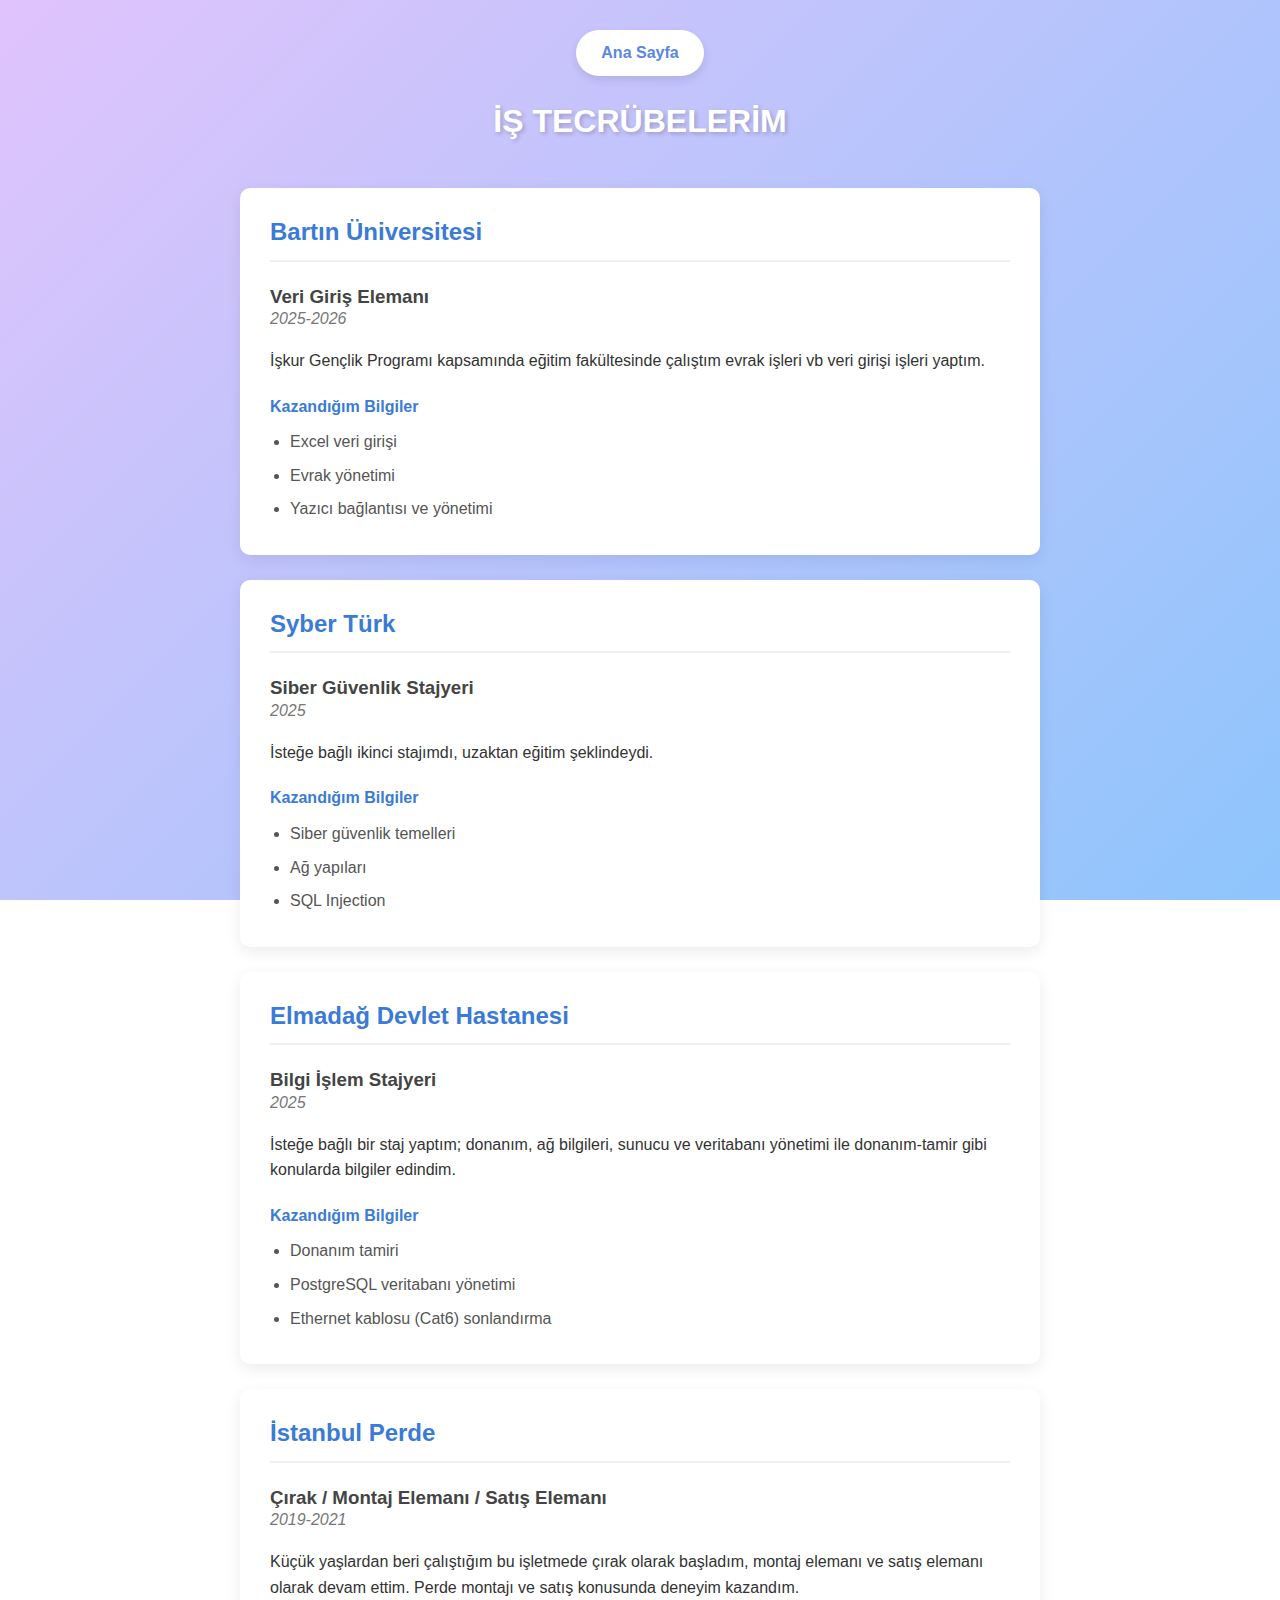
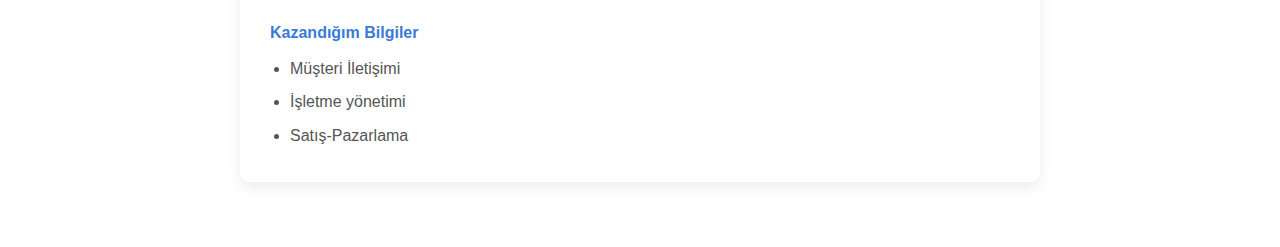
<file: cv_istecrübelerim.html>
<!DOCTYPE html>
<html lang="tr">
<head> 
    <meta charset="UTF-8">
    <meta name="viewport" content="width=device-width, initial-scale=1.0">
    <title>İş Tecrübelerim</title>
    <link rel="stylesheet" href="cv_istecrübelerim.css"> 
</head>
<body>

    <header>
        <a href="index.html" class="nav-link">Ana Sayfa</a>
        <h1>İŞ TECRÜBELERİM</h1>
    </header>

    <main>

        <section class="job-card">
            <h2>Bartın Üniversitesi</h2>
            <h3>Veri Giriş Elemanı</h3>
            <p class="date">2025-2026</p>
            <p class="description">
                İşkur Gençlik Programı kapsamında eğitim fakültesinde çalıştım evrak işleri vb veri girişi işleri yaptım.
            </p>
            <h4>Kazandığım Bilgiler</h4>
            <ul>
                <li>Excel veri girişi</li>
                <li>Evrak yönetimi</li>
                <li>Yazıcı bağlantısı ve yönetimi</li>
            </ul>
        </section>

        <section class="job-card">
            <h2>Syber Türk</h2>
            <h3>Siber Güvenlik Stajyeri</h3>
            <p class="date">2025</p>
            <p class="description">
                İsteğe bağlı ikinci stajımdı, uzaktan eğitim şeklindeydi.
            </p>
            <h4>Kazandığım Bilgiler</h4>
            <ul>
                <li>Siber güvenlik temelleri</li>
                <li>Ağ yapıları</li>
                <li>SQL Injection</li>
            </ul>
        </section>

        <section class="job-card">
            <h2>Elmadağ Devlet Hastanesi</h2>
            <h3>Bilgi İşlem Stajyeri</h3>
            <p class="date">2025</p>
            <p class="description">
                İsteğe bağlı bir staj yaptım; donanım, ağ bilgileri, sunucu ve veritabanı yönetimi ile donanım-tamir gibi konularda bilgiler edindim.
            </p>
            <h4>Kazandığım Bilgiler</h4>
            <ul>
                <li>Donanım tamiri</li>
                <li>PostgreSQL veritabanı yönetimi</li>
                <li>Ethernet kablosu (Cat6) sonlandırma</li>
            </ul>
        </section>

        <section class="job-card">
            <h2>İstanbul Perde</h2>
            <h3>Çırak / Montaj Elemanı / Satış Elemanı</h3>
            <p class="date">2019-2021</p>
            <p class="description">
                Küçük yaşlardan beri çalıştığım bu işletmede çırak olarak başladım, montaj elemanı ve satış elemanı olarak devam ettim. Perde montajı ve satış konusunda deneyim kazandım.
            </p>
            <h4>Kazandığım Bilgiler</h4>
            <ul>
                <li>Müşteri İletişimi</li>
                <li>İşletme yönetimi</li>
                <li>Satış-Pazarlama</li>
            </ul>
        </section>

    </main>

</body>
</html>
</file>
<file: cv_istecrübelerim.css>
/* Genel Sayfa Stili */
body {
    font-family: Arial, sans-serif;
    line-height: 1.6;
    color: #333;
    margin: 0;
    padding: 0;
    
    /* İsteğin buydu: Hem "soft" hem "canlı" bir arka plan.
      Bu yumuşak renk geçişi (gradient) tam olarak bunu yapıyor.
    */
    background: linear-gradient(135deg, #e0c3fc 0%, #8ec5fc 100%);
    
    /* Arka planın sayfa kaysa bile sabit kalmasını sağlar */
    background-attachment: fixed;
}

/* Üst Kısım (Link ve Ana Başlık) */
header {
    text-align: center;
    padding: 30px 20px 20px 20px;
}

header h1 {
    color: #ffffff;
    text-shadow: 2px 2px 4px rgba(0, 0, 0, 0.2);
    margin-top: 20px;
}

/* Ana Sayfa Link Düğmesi */
.nav-link {
    display: inline-block;
    background-color: #ffffff;
    color: #5b86e5;
    padding: 10px 25px;
    text-decoration: none;
    border-radius: 25px; /* Yumuşak kenarlar */
    font-weight: bold;
    box-shadow: 0 4px 10px rgba(0, 0, 0, 0.1);
    transition: all 0.3s ease;
}

.nav-link:hover {
    background-color: #f1f1f1;
    box-shadow: 0 6px 15px rgba(0, 0, 0, 0.15);
    transform: translateY(-2px);
}

/* Ana içerik (Tüm tecrübe kartlarını kapsar) */
main {
    max-width: 800px; /* Geniş ekranlarda çok yayılmasın */
    margin: 0 auto;   /* Sayfanın ortasında dursun */
    padding: 0 20px 40px 20px;
}

/* Her bir tecrübe bölümü için "kart" stili */
.job-card {
    background-color: #ffffff; /* Kartlar beyaz olsun (okunaklılık için) */
    border-radius: 10px;      /* Kenarları "soft" olsun */
    padding: 25px 30px;
    margin-bottom: 25px;
    box-shadow: 0 5px 15px rgba(0, 0, 0, 0.08); /* Yumuşak gölge */
    transition: all 0.3s ease;
}

.job-card:hover {
    box-shadow: 0 8px 25px rgba(0, 0, 0, 0.12);
    transform: translateY(-5px);
}

/* Başlıklar */
.job-card h2 {
    color: #3a7bd5; /* Ana başlık rengi */
    border-bottom: 2px solid #f0f0f0;
    padding-bottom: 8px;
    margin-top: 0;
}

.job-card h3 {
    color: #444;
    margin-bottom: 5px;
}

.job-card h4 {
    color: #3a7bd5;
    margin-top: 20px;
    margin-bottom: 10px;
}

/* Tarih Paragrafı */
.date {
    font-style: italic;
    color: #777;
    margin-top: -10px;
}

/* Liste Stilleri */
.job-card ul {
    padding-left: 20px;
    margin: 0;
}

.job-card li {
    margin-bottom: 8px;
    color: #555;
}
</file>
